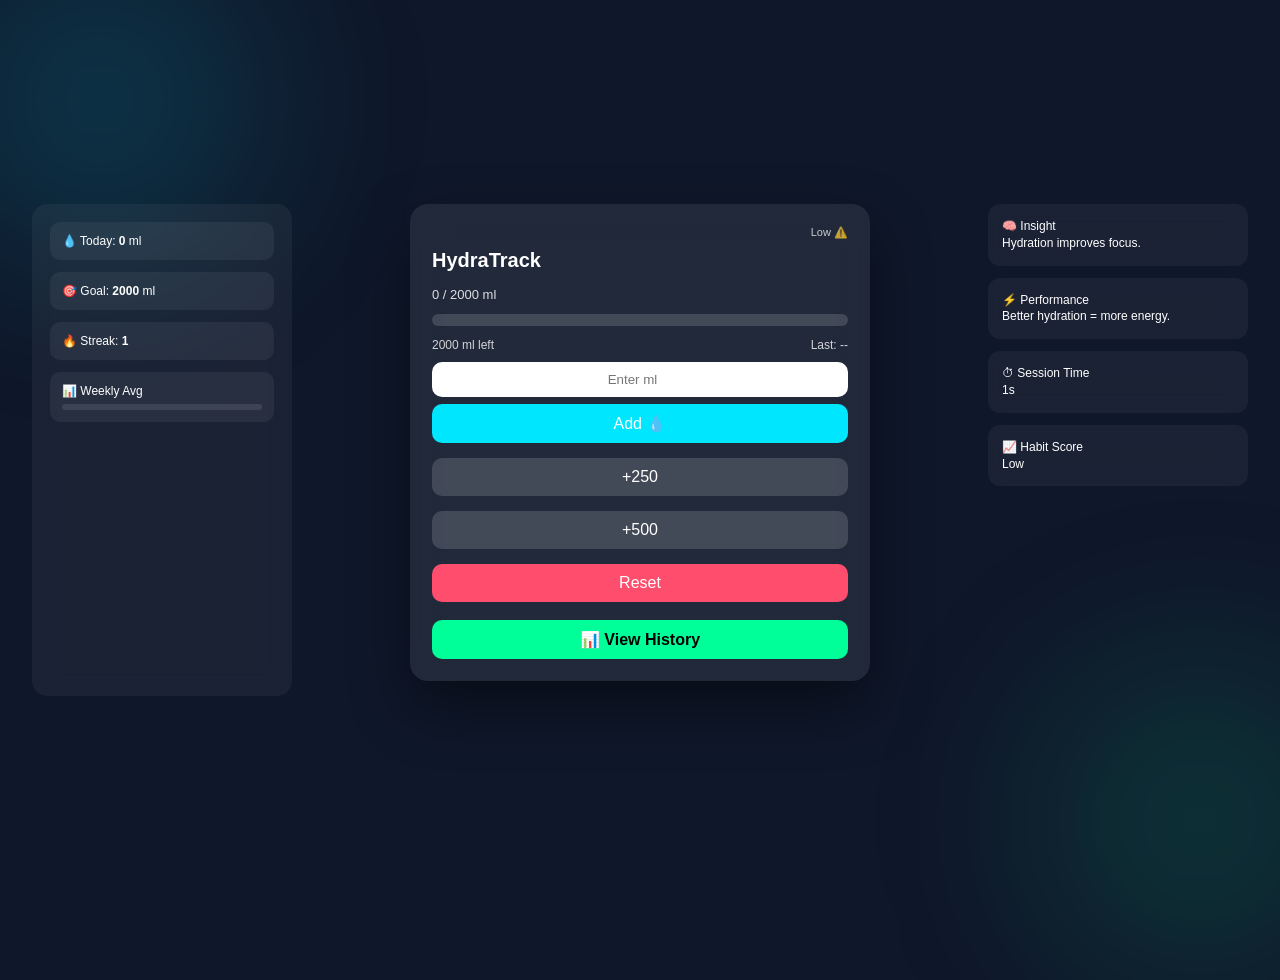
<file: index.html>
<!DOCTYPE html>
<html lang="en">
<head>
<link rel="stylesheet" href="style.css">
<meta charset="UTF-8">
<meta name="viewport" content="width=device-width, initial-scale=1.0">
<title>HydraTrack 💧</title>

<style>
* {
    margin: 0;
    padding: 0;
    box-sizing: border-box;
    font-family: "Segoe UI", Arial;
}

body {
    height: 100vh;
    display: flex;
    justify-content: center;
    align-items: center;
    background: #0f172a;
    overflow: hidden;
    color: white;
}

/* background glow */
.blob {
    position: absolute;
    width: 320px;
    height: 320px;
    background: rgba(0, 230, 255, 0.14);
    filter: blur(90px);
    border-radius: 50%;
}

.blob.one { top: -60px; left: -60px; }
.blob.two { bottom: -80px; right: -80px; background: rgba(0,255,150,0.12); }

/* MAIN WRAPPER */
.wrapper {
    display: flex;
    width: 95vw;
    max-width: 1300px;
    gap: 18px;
    z-index: 2;
    justify-content: space-between;
}

/* LEFT */
.side {
    width: 260px;
    background: rgba(255,255,255,0.05);
    backdrop-filter: blur(12px);
    border-radius: 15px;
    padding: 18px;
    display: flex;
    flex-direction: column;
    gap: 12px;
}

.mini {
    background: rgba(255,255,255,0.06);
    padding: 12px;
    border-radius: 10px;
    font-size: 12px;
}

/* CENTER */
.card {
    flex: 1;
    max-width: 460px;
    background: rgba(255,255,255,0.08);
    backdrop-filter: blur(18px);
    border-radius: 18px;
    padding: 22px;
    box-shadow: 0 25px 60px rgba(0,0,0,0.45);
}

/* RIGHT PANEL */
.right {
    width: 260px;
    display: flex;
    flex-direction: column;
    gap: 12px;
}

.box {
    background: rgba(255,255,255,0.05);
    padding: 14px;
    border-radius: 12px;
    font-size: 12px;
    line-height: 1.4;
    backdrop-filter: blur(10px);
}

/* TOP */
.topbar {
    display: flex;
    justify-content: space-between;
    font-size: 11px;
    opacity: 0.75;
    margin-bottom: 10px;
}

h1 { font-size: 20px; }

.status {
    font-size: 13px;
    opacity: 0.85;
    margin: 8px 0;
}

/* BAR */
.bar {
    height: 12px;
    background: rgba(255,255,255,0.15);
    border-radius: 50px;
    overflow: hidden;
    margin: 12px 0;
}

.fill {
    height: 100%;
    width: 0%;
    background: linear-gradient(90deg, #00e6ff, #00ff99);
    transition: 0.4s ease;
}

/* INFO */
.info {
    display: flex;
    justify-content: space-between;
    font-size: 12px;
    opacity: 0.8;
}

/* INPUT */
input {
    width: 100%;
    padding: 10px;
    border-radius: 10px;
    border: none;
    margin-top: 10px;
    text-align: center;
}

/* BUTTONS */
button {
    width: 100%;
    padding: 10px;
    border-radius: 10px;
    border: none;
    margin-top: 7px;
    cursor: pointer;
}

.add { background: #00e6ff; }
.quick { background: rgba(255,255,255,0.15); color: white; }
.reset { background: #ff4d6d; color: white; }

/* HISTORY BUTTON */
.history-btn {
    display: block;
    text-align: center;
    margin-top: 10px;
    padding: 10px;
    border-radius: 10px;
    background: #00ff99;
    color: black;
    text-decoration: none;
    font-weight: bold;
}

/* MINI PROGRESS */
.smallbar {
    height: 6px;
    background: rgba(255,255,255,0.1);
    border-radius: 50px;
    overflow: hidden;
    margin-top: 6px;
}

.smallfill {
    height: 100%;
    width: 0%;
    background: #00e6ff;
}
/* mobile responsiveness */
        @media (max-width: 800px) {
            body {
                height: auto;
                overflow: auto;
                padding: 20px 0;
            }

            .wrapper {
                flex-direction: column;
                align-items: center;
            }

            .side,
            .right {
                width: 100%;
                max-width: 460px;
            }

            .card {
                width: 100%;
            }

            .row {
                display: flex;
                gap: 10px;
            }

            .mini,
            .box,
            .info {
                font-size: 14px;
            }

            .status {
                font-size: 15px;
            }

            .topbar {
                font-size: 13px;
            }

            h1 {
                font-size: 24px;
            }
        }
</style>
</head>

<body>

<div class="blob one"></div>
<div class="blob two"></div>

<div class="wrapper">

    <!-- LEFT -->
    <div class="side">
        <div class="mini">💧 Today: <b id="today">0</b> ml</div>
        <div class="mini">🎯 Goal: <b>2000</b> ml</div>
        <div class="mini">🔥 Streak: <b id="streak">0</b></div>

        <div class="mini">
            📊 Weekly Avg
            <div class="smallbar"><div class="smallfill" id="avgBar"></div></div>
        </div>
    </div>

    <!-- CENTER -->
    <div class="card">

        <div class="topbar">
            <span id="date"></span>
            <span id="state">Good 💧</span>
        </div>

        <h1>HydraTrack</h1>

        <div class="status" id="status">0 / 2000 ml</div>

        <div class="bar">
            <div class="fill" id="fill"></div>
        </div>

        <div class="info">
            <span id="left">2000 ml left</span>
            <span id="last">Last: --</span>
        </div>

        <input type="number" id="amount" placeholder="Enter ml">

        <button class="add" onclick="add()">Add 💧</button>

        <div class="row">
            <button class="quick" onclick="quick(250)">+250</button>
            <button class="quick" onclick="quick(500)">+500</button>
        </div>

        <button class="reset" onclick="reset()">Reset</button>

        <!-- ✅ HISTORY BUTTON -->
        <a href="history.html" class="history-btn">📊 View History</a>

    </div>

    <!-- RIGHT -->
    <div class="right">
        <div class="box">🧠 Insight<br>Hydration improves focus.</div>
        <div class="box">⚡ Performance<br>Better hydration = more energy.</div>
        <div class="box">⏱ Session Time<br><span id="timer">0s</span></div>
        <div class="box">📈 Habit Score<br><span id="score">Good</span></div>
    </div>

</div>

<script>

let goal = 2000;
let today = new Date().toISOString().split("T")[0];
let start = Date.now();

let data = JSON.parse(localStorage.getItem("waterData")) || {};
if (!data[today]) data[today] = { total: 0, last: "--" };

function save() {
    localStorage.setItem("waterData", JSON.stringify(data));
}

function update() {
    let d = data[today];

    document.getElementById("today").innerText = d.total;
    document.getElementById("status").innerText = `${d.total} / ${goal} ml`;

    let percent = Math.min((d.total / goal) * 100, 100);
    document.getElementById("fill").style.width = percent + "%";

    document.getElementById("left").innerText = `${goal - d.total} ml left`;
    document.getElementById("last").innerText = `Last: ${d.last}`;

    document.getElementById("streak").innerText = Object.keys(data).length;

    document.getElementById("state").innerText =
        d.total < 500 ? "Low ⚠️" : d.total > 1400 ? "Great 🔥" : "Good 💧";

    document.getElementById("avgBar").style.width = percent + "%";

    document.getElementById("score").innerText =
        d.total < 500 ? "Low" : d.total > 1400 ? "High" : "Good";

    save();
}

function add() {
    let v = document.getElementById("amount").value;
    if (!v) return;

    data[today].total += parseInt(v);
    data[today].last = new Date().toLocaleTimeString();

    document.getElementById("amount").value = "";
    update();
}

function quick(v) {
    data[today].total += v;
    data[today].last = new Date().toLocaleTimeString();
    update();
}

function reset() {
    data[today] = { total: 0, last: "--" };
    update();
}

setInterval(() => {
    document.getElementById("timer").innerText =
        Math.floor((Date.now() - start) / 1000) + "s";
}, 1000);

update();

</script>

</body>
</html>
</file>
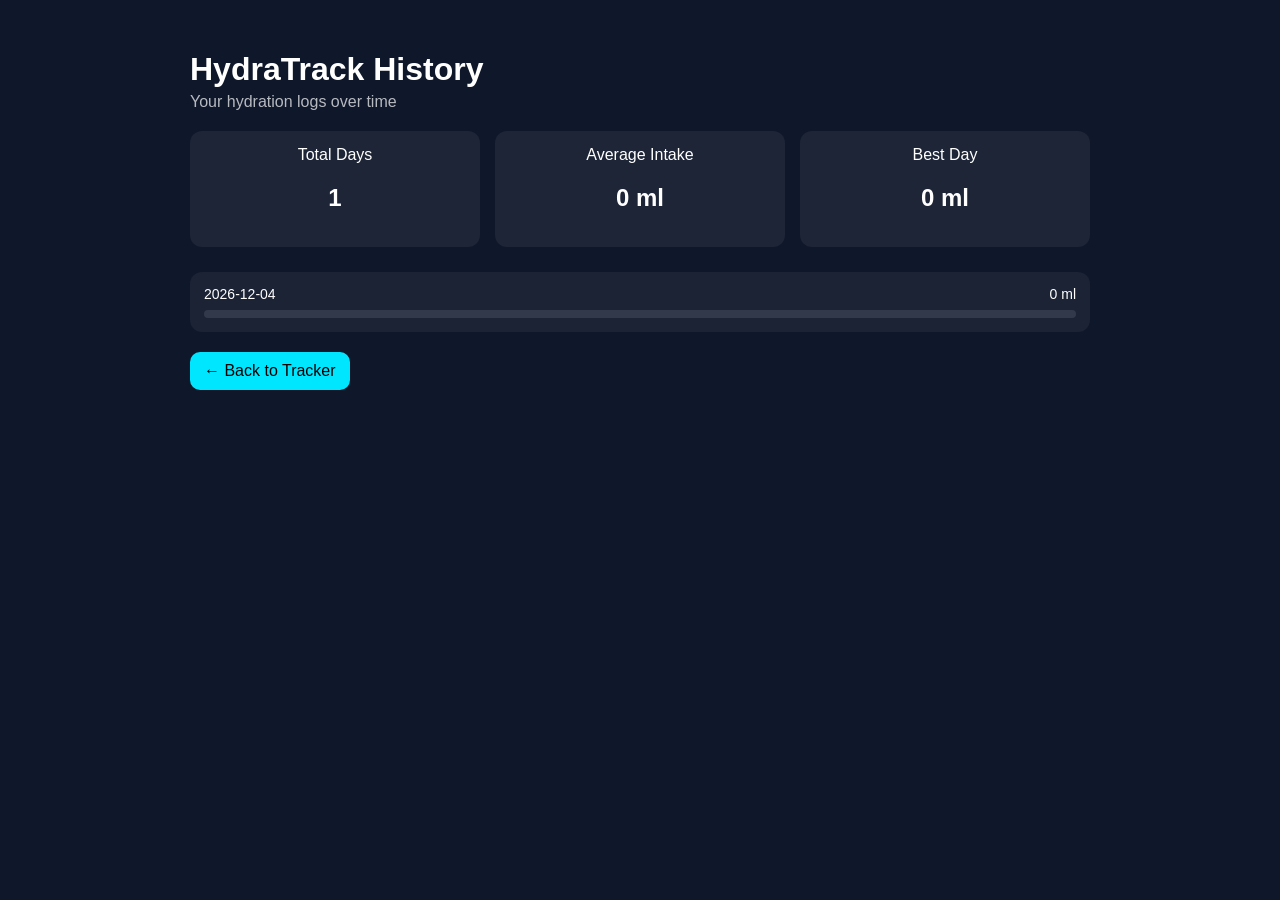
<file: history.html>
<!DOCTYPE html>
<html lang="en">

<head>
    <meta charset="UTF-8">
    <meta name="viewport" content="width=device-width, initial-scale=1.0">
    <title>HydraTrack History</title>

    <style>
        body {
            margin: 0;
            font-family: "Segoe UI", sans-serif;
            background: #0f172a;
            color: white;
            padding: 30px;
        }

        /* container */
        .container {
            max-width: 900px;
            margin: auto;
        }

        /* header */
        h1 {
            margin-bottom: 5px;
        }

        .sub {
            opacity: 0.7;
            margin-bottom: 20px;
        }

        /* stats */
        .stats {
            display: flex;
            gap: 15px;
            margin-bottom: 25px;
        }

        .card {
            flex: 1;
            background: rgba(255, 255, 255, 0.06);
            padding: 15px;
            border-radius: 12px;
            text-align: center;
        }

        /* history list */
        .history {
            display: flex;
            flex-direction: column;
            gap: 12px;
        }

        .row {
            background: rgba(255, 255, 255, 0.05);
            padding: 14px;
            border-radius: 12px;
        }

        .top {
            display: flex;
            justify-content: space-between;
            margin-bottom: 8px;
            font-size: 14px;
        }

        /* progress bar */
        .bar {
            height: 8px;
            background: rgba(255, 255, 255, 0.1);
            border-radius: 20px;
            overflow: hidden;
        }

        .fill {
            height: 100%;
            background: linear-gradient(90deg, #00e6ff, #00ff99);
        }

        /* empty */
        .empty {
            opacity: 0.6;
            text-align: center;
            margin-top: 50px;
        }

        /* button */
        .back {
            margin-top: 20px;
            display: inline-block;
            padding: 10px 14px;
            background: #00e6ff;
            color: black;
            border-radius: 10px;
            text-decoration: none;
        }
         /* mobile tweaks to keep desktop box look */
        @media (max-width: 600px) {
            .stats {
                gap: 8px;
            }
            .card {
                padding: 10px 5px;
                font-size: 12px;
            }
            .card h2 {
                font-size: 18px;
            }
        }
    </style>
</head>

<body>

    <div class="container">

        <h1>HydraTrack History</h1>
        <div class="sub">Your hydration logs over time</div>

        <div class="stats">
            <div class="card">
                <div>Total Days</div>
                <h2 id="days">0</h2>
            </div>
            <div class="card">
                <div>Average Intake</div>
                <h2 id="avg">0 ml</h2>
            </div>
            <div class="card">
                <div>Best Day</div>
                <h2 id="best">0 ml</h2>
            </div>
        </div>

        <div class="history" id="history"></div>

        <div class="empty" id="empty" style="display:none;">
            No data yet. Go drink water 💧
        </div>

        <a href="index.html" class="back">← Back to Tracker</a>

    </div>

    <script>

        let goal = 2000;
        let data = JSON.parse(localStorage.getItem("waterData")) || {};

        let dates = Object.keys(data).sort().reverse();

        let historyDiv = document.getElementById("history");

        if (dates.length === 0) {
            document.getElementById("empty").style.display = "block";
        } else {

            let total = 0;
            let best = 0;

            dates.forEach(date => {

                let d = data[date];
                total += d.total;
                if (d.total > best) best = d.total;

                let percent = Math.min((d.total / goal) * 100, 100);

                let row = document.createElement("div");
                row.className = "row";

                row.innerHTML = `
            <div class="top">
                <span>${date}</span>
                <span>${d.total} ml</span>
            </div>

            <div class="bar">
                <div class="fill" style="width:${percent}%"></div>
            </div>
        `;

                historyDiv.appendChild(row);
            });

            document.getElementById("days").innerText = dates.length;
            document.getElementById("avg").innerText =
                Math.round(total / dates.length) + " ml";
            document.getElementById("best").innerText = best + " ml";
        }

    </script>

</body>

</html>
</file>
<file: style.css>
* {
  margin: 0;
  padding: 0;
  box-sizing: border-box;
  font-family: Arial, sans-serif;
}

body {
  background: #eaf6ff;
  display: flex;
  justify-content: center;
  min-height: 100vh;
  padding: 15px;
}

.container {
  width: 100%;
  max-width: 500px;
  text-align: center;
}

h1 {
  font-size: 26px;
  margin-bottom: 15px;
}

.card {
  background: white;
  padding: 15px;
  border-radius: 12px;
  margin-bottom: 15px;
  box-shadow: 0 2px 10px rgba(0,0,0,0.1);
}

button {
  width: 100%;
  padding: 12px;
  margin: 8px 0;
  font-size: 16px;
  border: none;
  border-radius: 10px;
  background: #0077cc;
  color: white;
}

button:active {
  transform: scale(0.98);
}

.buttons {
  display: flex;
  flex-direction: column;
}

.progress-container {
  width: 100%;
  height: 18px;
  background: #ddd;
  border-radius: 10px;
  overflow: hidden;
}

#progress {
  height: 100%;
  width: 0%;
  background: #00c3ff;
  transition: 0.3s;
}

@media (min-width: 600px) {
  .buttons {
    flex-direction: row;
    gap: 10px;
  }

  button {
    flex: 1;
  }

  h1 {
    font-size: 32px;
  }
}
</file>
